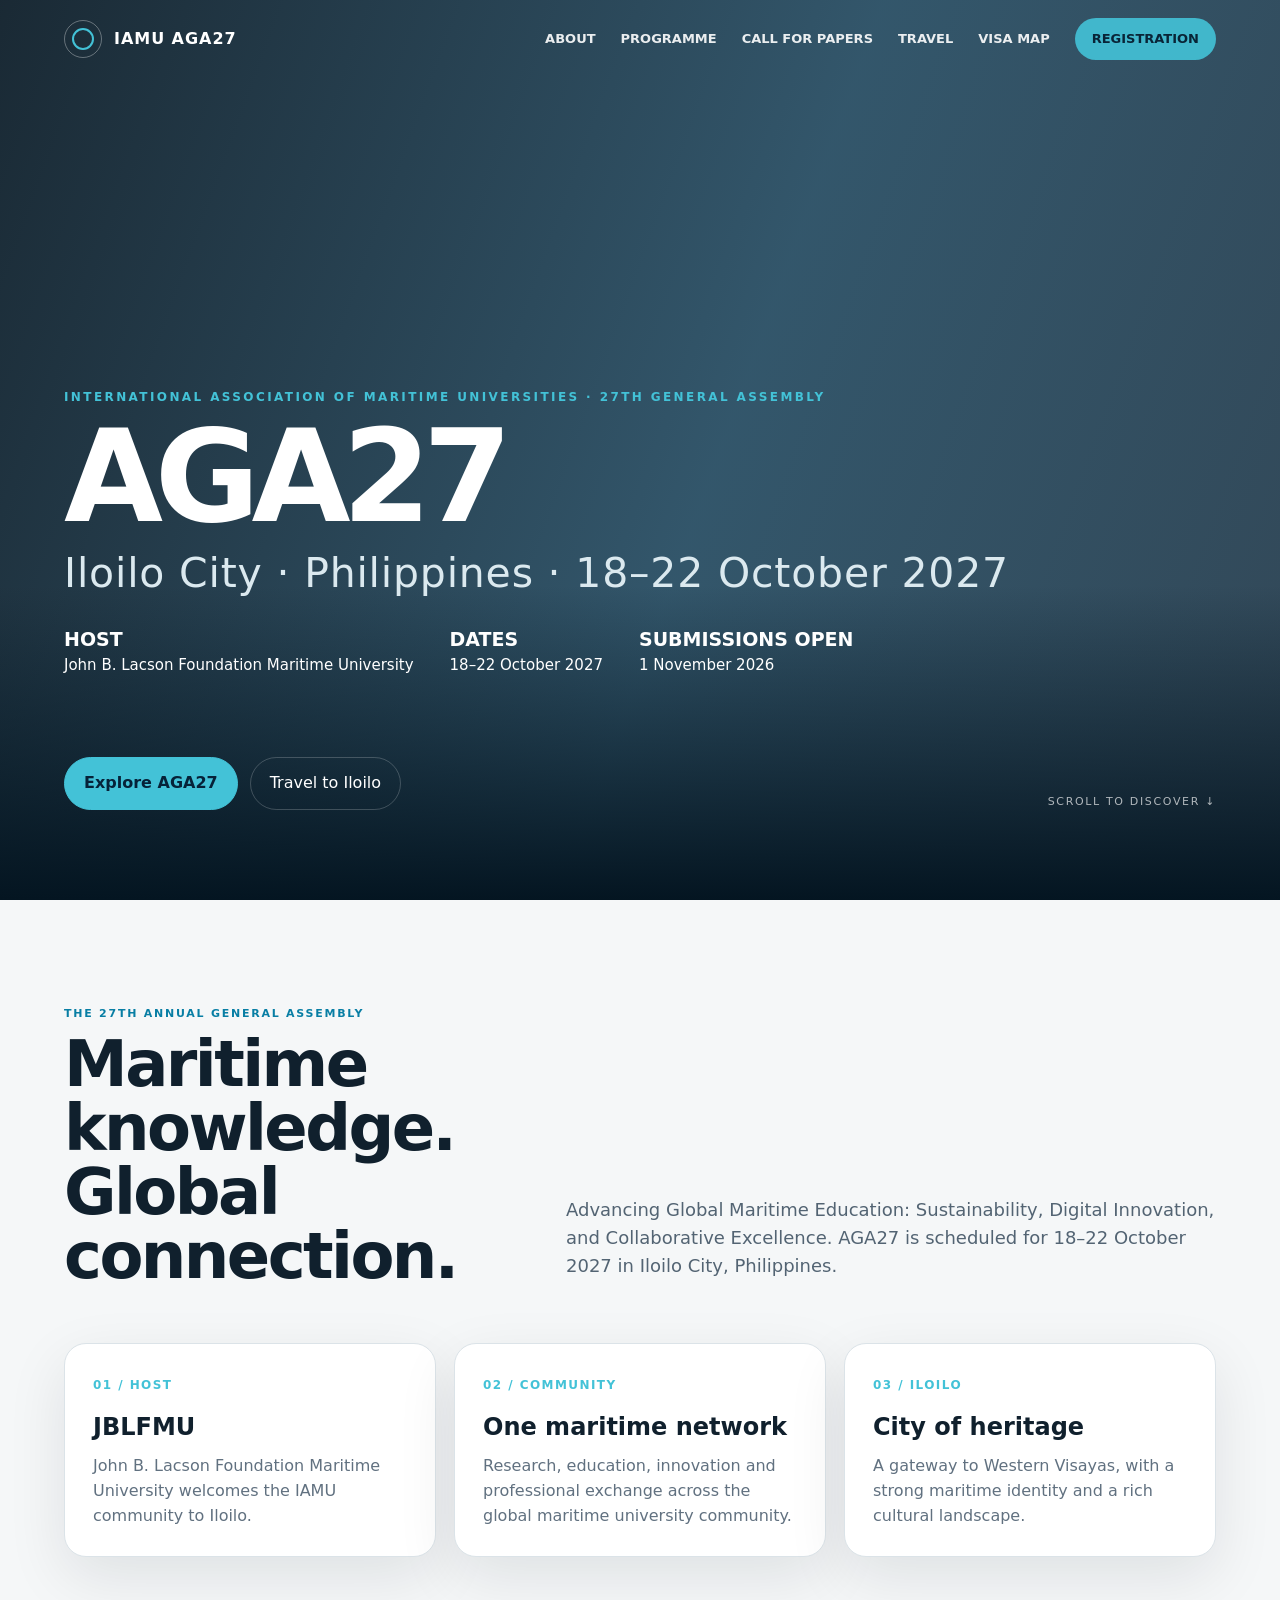
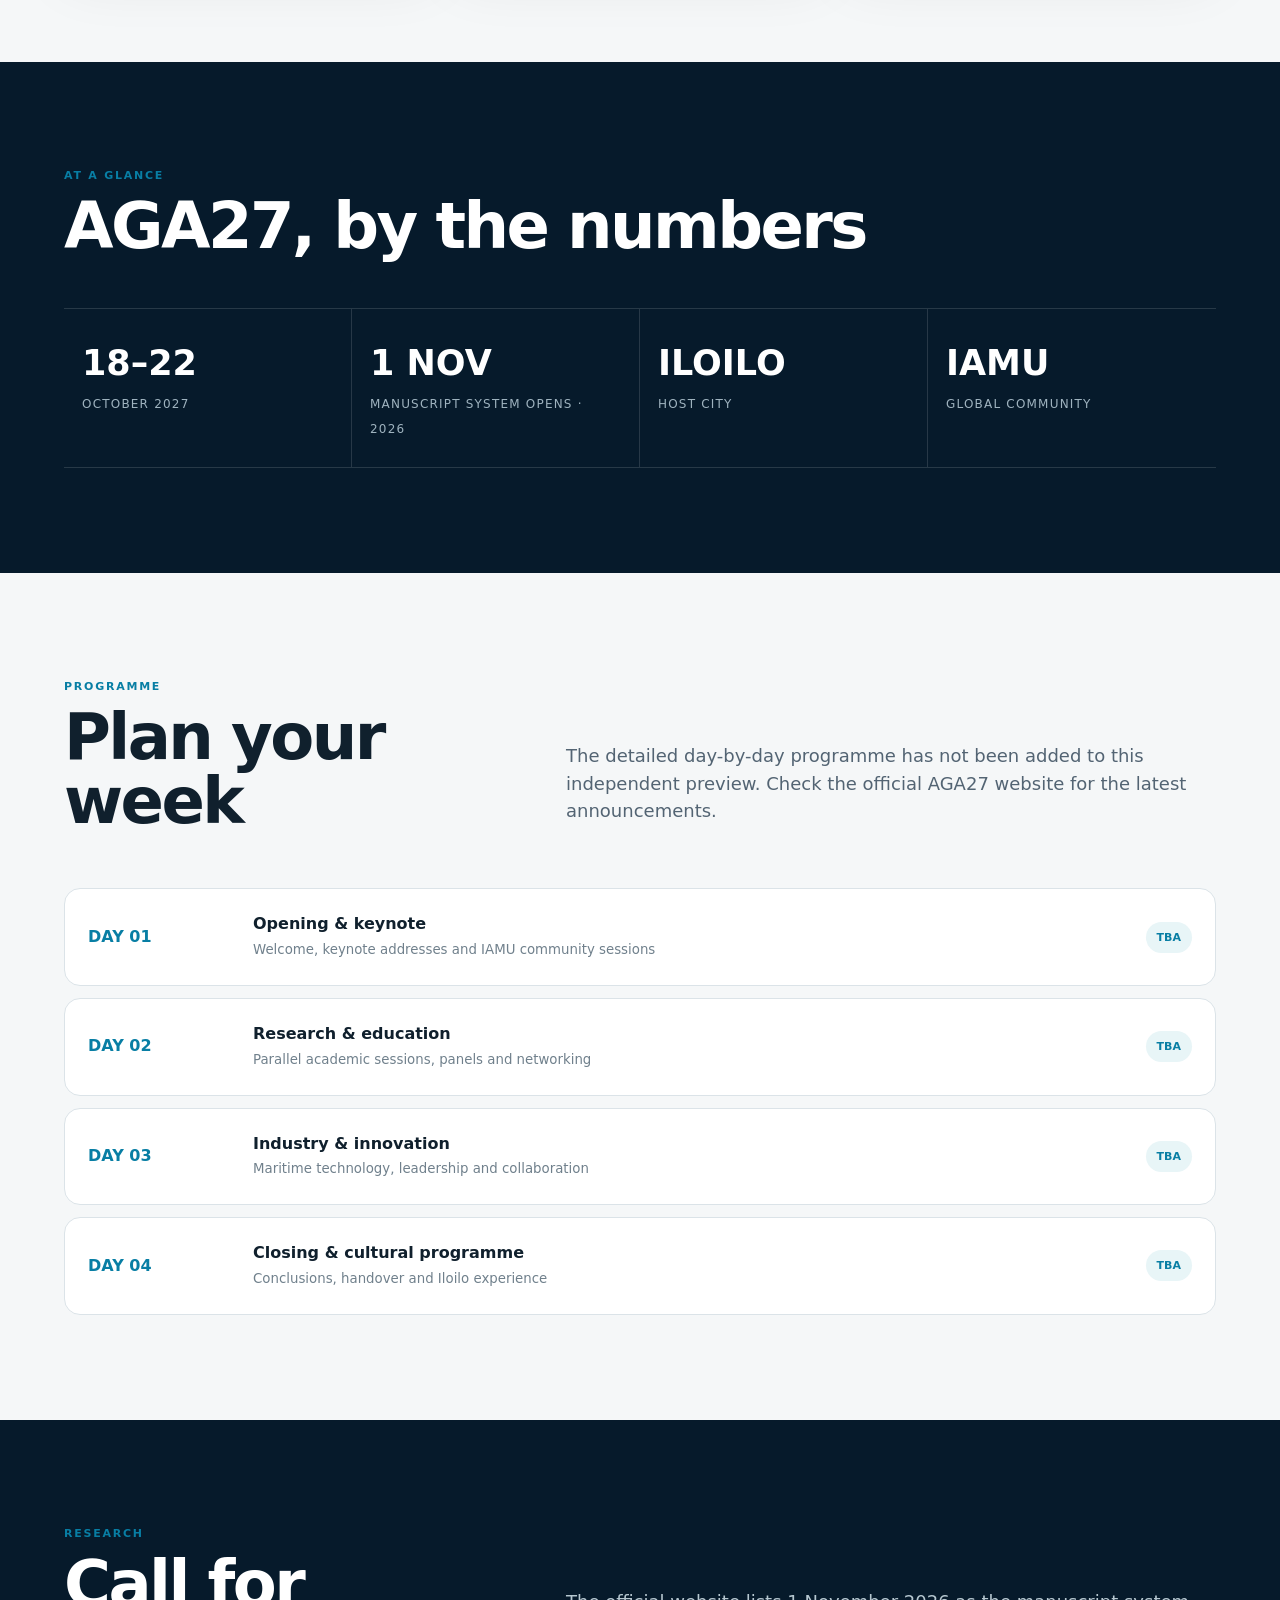
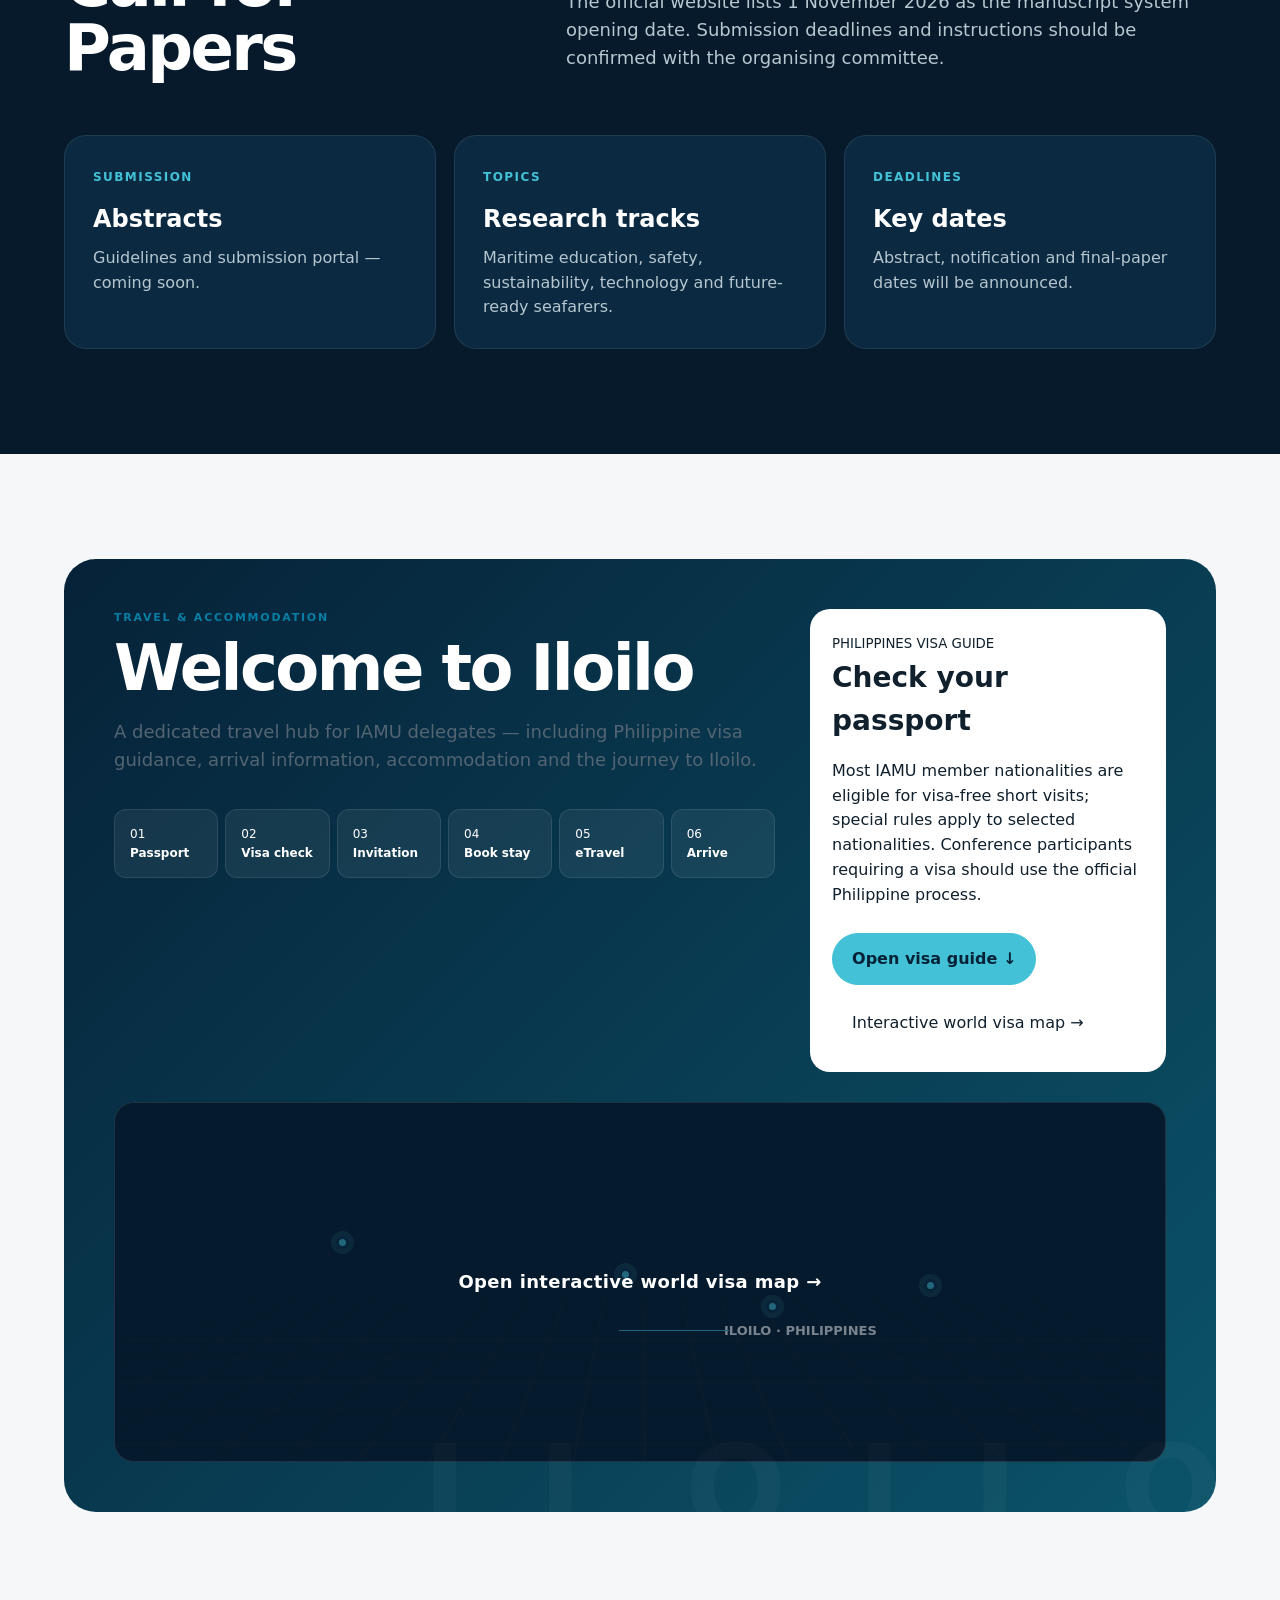
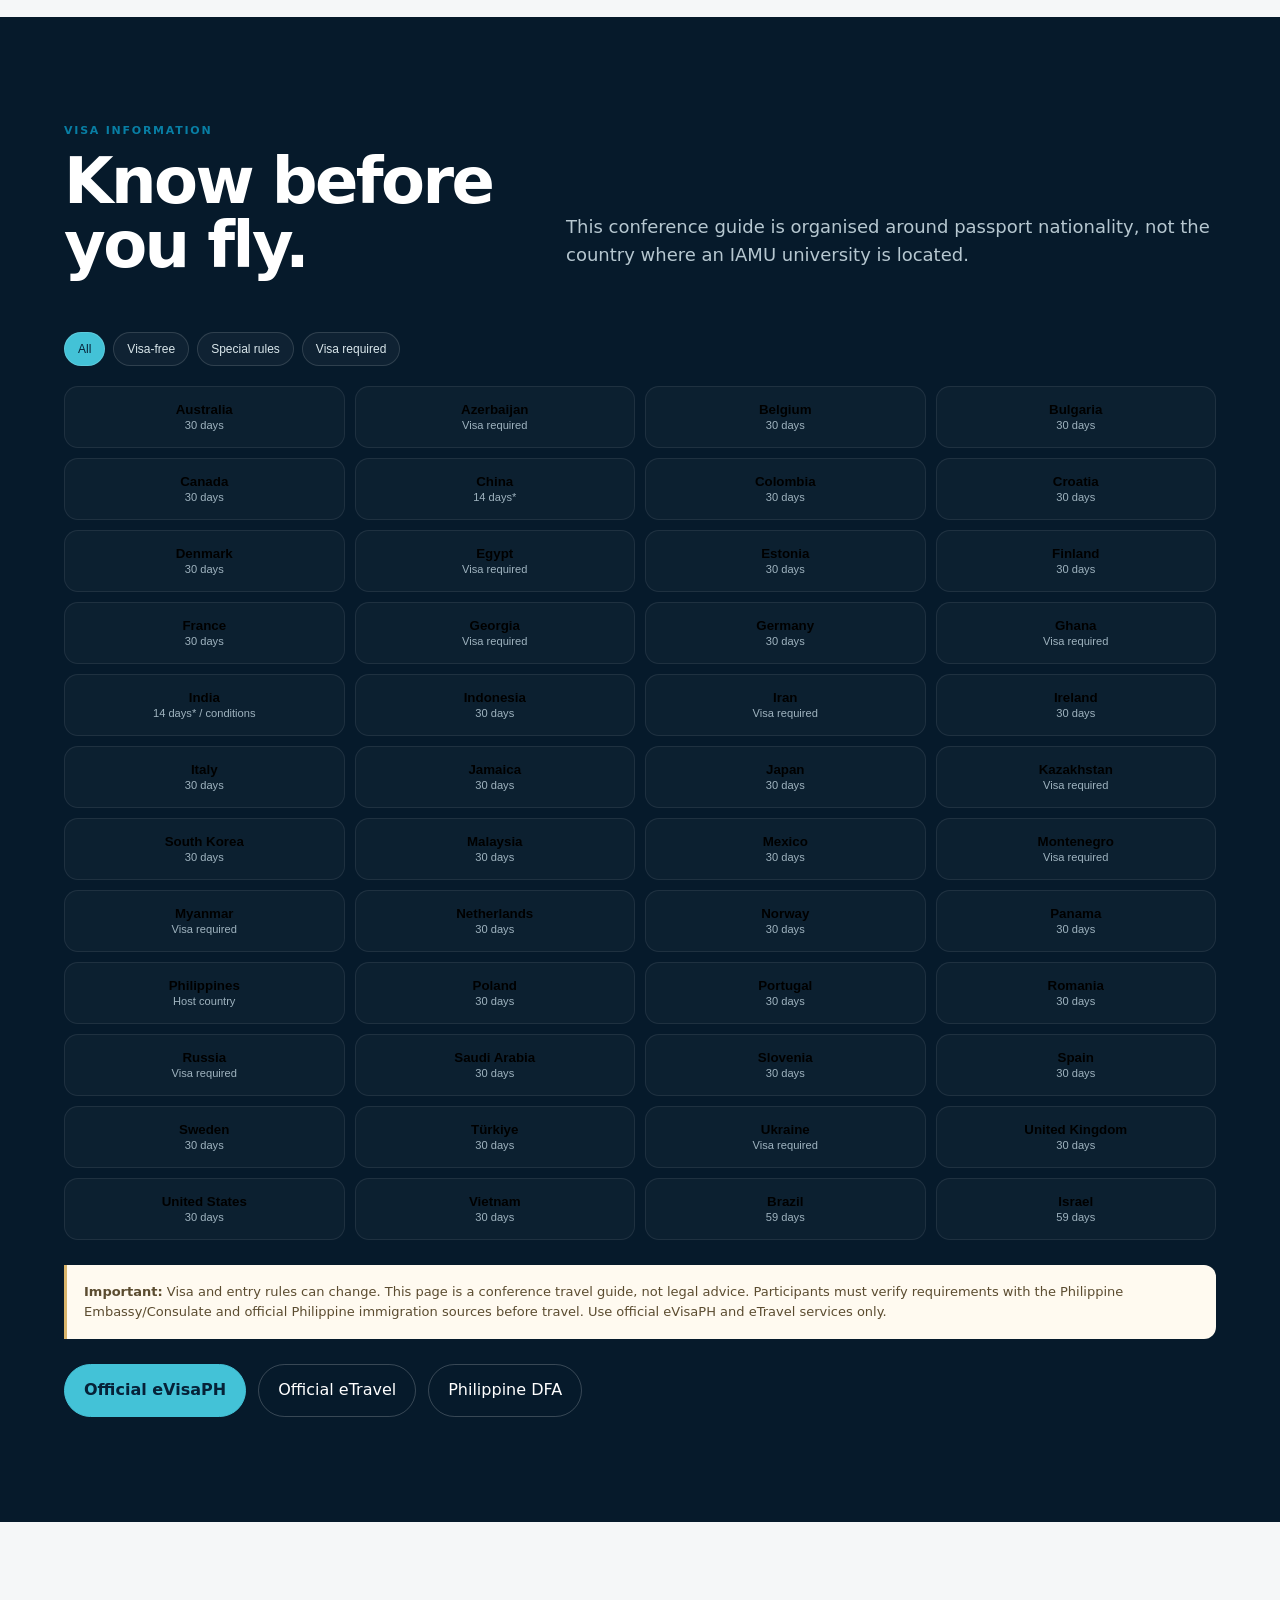
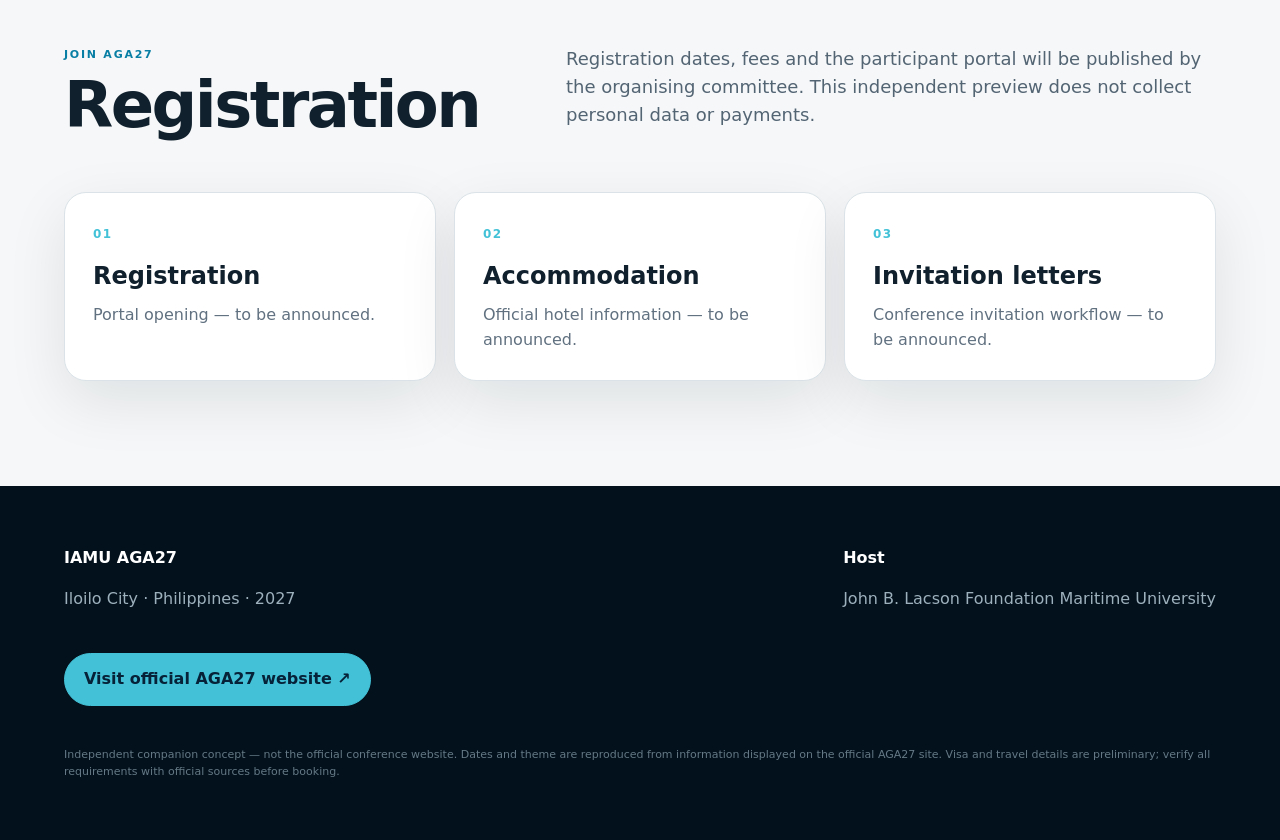
<file: index.html>
<!doctype html>
<html lang="en">
<head>
<meta charset="utf-8">
<meta name="viewport" content="width=device-width,initial-scale=1">
<meta name="theme-color" content="#061a2b">
<meta name="description" content="IAMU AGA27 — Iloilo City, Philippines — October 2027">
<title>IAMU AGA27 — Iloilo City 2027</title>
<style>
:root{--navy:#061a2b;--navy2:#0a2941;--blue:#087ea4;--cyan:#43c2d7;--gold:#d9b56c;--ink:#10202d;--muted:#617180;--paper:#f5f7f8;--white:#fff;--line:#dbe3e8;--shadow:0 20px 60px #03142118;--radius:22px}
*{box-sizing:border-box}html{scroll-behavior:smooth}body{margin:0;font-family:Inter,ui-sans-serif,system-ui,-apple-system,BlinkMacSystemFont,"Segoe UI",sans-serif;color:var(--ink);background:var(--paper);line-height:1.55}a{color:inherit;text-decoration:none}.nav{position:fixed;z-index:50;top:0;left:0;right:0;padding:18px 5vw;display:flex;align-items:center;justify-content:space-between;transition:.3s;color:#fff}.nav.scrolled{background:#061a2bed;backdrop-filter:blur(16px);padding-block:12px;box-shadow:0 8px 30px #0003}.brand{display:flex;align-items:center;gap:12px;font-weight:800;letter-spacing:.06em}.mark{width:38px;height:38px;border:1px solid #ffffff55;border-radius:50%;display:grid;place-items:center;position:relative}.mark:before{content:"";width:18px;height:18px;border:2px solid var(--cyan);border-radius:50%}.links{display:flex;gap:25px;font-size:13px;font-weight:650;align-items:center}.links a{opacity:.9}.links a:hover{color:var(--cyan)}.cta{background:var(--cyan);color:#052032!important;padding:11px 17px;border-radius:999px}.menu{display:none;background:none;border:0;color:white;font-size:27px;cursor:pointer}.links.open{display:flex}
.hero{min-height:100vh;background:linear-gradient(110deg,#041521e8,#07324bd0 55%,#062033d0),url("https://images.unsplash.com/photo-1500375592092-40eb2168fd21?auto=format&fit=crop&w=2200&q=85") center/cover;display:flex;align-items:end;color:#fff;position:relative;overflow:hidden}.hero:after{content:"";position:absolute;inset:auto 0 0;height:35%;background:linear-gradient(transparent,#041521)}.hero-grid{position:relative;z-index:2;width:min(1180px,90%);margin:0 auto;padding:150px 0 90px}.eyebrow{font-size:12px;letter-spacing:.2em;text-transform:uppercase;color:var(--cyan);font-weight:800}.hero h1{font-size:clamp(58px,10vw,142px);line-height:.82;margin:18px 0 28px;letter-spacing:-.065em}.hero h1 span{display:block;font-size:.32em;letter-spacing:.02em;line-height:1.1;color:#dbe9ef;font-weight:500;margin-top:22px}.hero-meta{display:flex;gap:36px;flex-wrap:wrap;font-size:15px}.hero-meta strong{display:block;font-size:19px;color:#fff}.hero-bottom{margin-top:55px;display:flex;justify-content:space-between;align-items:end;gap:25px}.scroll{font-size:11px;letter-spacing:.15em;text-transform:uppercase;color:#ffffffaa}.section{padding:105px 5vw}.wrap{width:min(1180px,100%);margin:auto}.section-head{display:flex;justify-content:space-between;gap:40px;align-items:end;margin-bottom:45px}.kicker{color:var(--blue);text-transform:uppercase;letter-spacing:.16em;font-weight:800;font-size:11px}.section h2{font-size:clamp(35px,5vw,64px);line-height:1;margin:10px 0;letter-spacing:-.04em}.lead{max-width:650px;color:#536473;font-size:18px}.dark{background:var(--navy);color:#fff}.dark .lead{color:#b6c7d0}.cards{display:grid;grid-template-columns:repeat(3,1fr);gap:18px}.card{background:#fff;border:1px solid var(--line);padding:28px;border-radius:var(--radius);box-shadow:var(--shadow)}.dark .card{background:#0b2a41;border-color:#ffffff16;box-shadow:none}.num{font-size:12px;color:var(--cyan);letter-spacing:.12em;font-weight:800}.card h3{font-size:24px;margin:12px 0 8px}.card p{color:#617180;margin:0}.dark .card p{color:#b5c6d0}.stats{display:grid;grid-template-columns:repeat(4,1fr);border-top:1px solid #ffffff22;border-bottom:1px solid #ffffff22;margin-top:50px}.stat{padding:27px 18px;border-right:1px solid #ffffff22}.stat:last-child{border:0}.stat b{font-size:35px;display:block}.stat span{font-size:12px;color:#9fb3bf;text-transform:uppercase;letter-spacing:.1em}.timeline{display:grid;gap:12px}.event{display:grid;grid-template-columns:140px 1fr auto;gap:25px;align-items:center;background:#fff;border:1px solid var(--line);padding:23px;border-radius:16px}.date{font-weight:800;color:var(--blue)}.event small{color:#70808c}.pill{padding:7px 11px;border-radius:999px;background:#e8f5f7;color:#087ea4;font-size:11px;font-weight:800}.travel{background:linear-gradient(135deg,#062238,#0b5369);color:white;border-radius:32px;padding:50px;position:relative;overflow:hidden}.travel:after{content:"I L O I L O";position:absolute;right:-20px;bottom:-70px;font-size:120px;font-weight:900;color:#ffffff08;letter-spacing:.12em}.travel-grid{display:grid;grid-template-columns:1.3fr .7fr;gap:35px;position:relative;z-index:2}.flow{display:grid;grid-template-columns:repeat(6,1fr);gap:7px;margin-top:35px}.flow div{background:#ffffff10;border:1px solid #ffffff18;padding:15px;border-radius:12px;font-size:12px}.visa{background:#fff;border-radius:20px;padding:22px;color:var(--ink)}.visa b{font-size:28px}.mapbox{margin-top:30px;background:#081d2f;border:1px solid #ffffff18;border-radius:20px;min-height:360px;position:relative;overflow:hidden}.maplines{position:absolute;inset:0;background-image:linear-gradient(#ffffff09 1px,transparent 1px),linear-gradient(90deg,#ffffff09 1px,transparent 1px);background-size:48px 48px;transform:perspective(500px) rotateX(55deg) scale(1.5);transform-origin:center bottom}.mapdots{position:absolute;inset:0}.dot{position:absolute;width:13px;height:13px;background:var(--cyan);border:3px solid #083049;border-radius:50%;box-shadow:0 0 0 5px #43c2d733}.maplabel{position:absolute;left:58%;top:61%;color:#fff;font-weight:800;font-size:13px}.maplabel:after{content:"";position:absolute;width:110px;height:1px;background:#43c2d7;left:-105px;top:9px}.filters{display:flex;gap:8px;flex-wrap:wrap;margin:20px 0}.filter{border:1px solid #ffffff22;background:#ffffff0a;color:#d9e6eb;padding:9px 13px;border-radius:999px;cursor:pointer;font-size:12px}.filter.active{background:var(--cyan);color:#062238}.country-grid{display:grid;grid-template-columns:repeat(4,1fr);gap:10px}.country{padding:15px;border:1px solid #ffffff14;background:#ffffff07;border-radius:14px;cursor:pointer}.country:hover{background:#ffffff12}.country strong{display:block}.country small{color:#9fb3bf}.notice{padding:17px;border-left:3px solid var(--gold);background:#fffaf0;color:#5b4c30;border-radius:0 12px 12px 0;margin-top:25px;font-size:13px}.buttons{display:flex;gap:12px;flex-wrap:wrap;margin-top:25px}.btn{display:inline-flex;padding:13px 19px;border-radius:999px;border:1px solid #ffffff33}.btn.primary{background:var(--cyan);border-color:var(--cyan);color:#062238;font-weight:800}.footer{background:#03111d;color:#9db1bc;padding:60px 5vw}.footer-grid{display:flex;justify-content:space-between;gap:30px}.footer strong{color:#fff}.fine{font-size:11px;color:#647985;margin-top:40px}
@media(max-width:800px){.links{display:none;position:absolute;top:68px;left:5vw;right:5vw;padding:18px;background:#061a2bf5;border:1px solid #ffffff20;border-radius:18px;box-shadow:0 20px 50px #0005;flex-direction:column;align-items:stretch;gap:0}.links.open{display:flex}.links a{padding:12px 8px;border-bottom:1px solid #ffffff16}.links a:last-child{border-bottom:0}.menu{display:block}.cards{grid-template-columns:1fr}.stats{grid-template-columns:1fr 1fr}.stat:nth-child(2){border-right:0}.travel-grid{grid-template-columns:1fr}.flow{grid-template-columns:1fr 1fr}.country-grid{grid-template-columns:1fr 1fr}.event{grid-template-columns:1fr;gap:7px}.hero h1{font-size:62px}.section{padding:75px 5vw}.travel{padding:30px 22px}.section-head{display:block}.footer-grid{display:block}}
</style>
</head>
<body>
<nav class="nav" id="nav"><a class="brand" href="#top"><span class="mark"></span><span>IAMU AGA27</span></a><div class="links"><a href="#about">ABOUT</a><a href="#programme">PROGRAMME</a><a href="#papers">CALL FOR PAPERS</a><a href="#travel">TRAVEL</a><a href="visa-map.html">VISA MAP</a><a class="cta" href="#registration">REGISTRATION</a></div><button class="menu" aria-label="Toggle navigation" aria-expanded="false">☰</button></nav>

<header class="hero" id="top"><div class="hero-grid"><div class="eyebrow">International Association of Maritime Universities · 27th General Assembly</div><h1>AGA27<span>Iloilo City · Philippines · 18–22 October 2027</span></h1><div class="hero-meta"><div><strong>HOST</strong>John B. Lacson Foundation Maritime University</div><div><strong>DATES</strong>18–22 October 2027</div><div><strong>SUBMISSIONS OPEN</strong>1 November 2026</div></div><div class="hero-bottom"><div class="buttons"><a class="btn primary" href="#programme">Explore AGA27</a><a class="btn" href="#travel">Travel to Iloilo</a></div><div class="scroll">Scroll to discover ↓</div></div></div></header>

<section class="section" id="about"><div class="wrap"><div class="section-head"><div><div class="kicker">The 27th Annual General Assembly</div><h2>Maritime knowledge.<br>Global connection.</h2></div><p class="lead">Advancing Global Maritime Education: Sustainability, Digital Innovation, and Collaborative Excellence. AGA27 is scheduled for 18–22 October 2027 in Iloilo City, Philippines.</p></div><div class="cards"><article class="card"><span class="num">01 / HOST</span><h3>JBLFMU</h3><p>John B. Lacson Foundation Maritime University welcomes the IAMU community to Iloilo.</p></article><article class="card"><span class="num">02 / COMMUNITY</span><h3>One maritime network</h3><p>Research, education, innovation and professional exchange across the global maritime university community.</p></article><article class="card"><span class="num">03 / ILOILO</span><h3>City of heritage</h3><p>A gateway to Western Visayas, with a strong maritime identity and a rich cultural landscape.</p></article></div></div></section>

<section class="section dark"><div class="wrap"><div class="kicker">At a glance</div><h2>AGA27, by the numbers</h2><div class="stats"><div class="stat"><b>18–22</b><span>October 2027</span></div><div class="stat"><b>1 NOV</b><span>Manuscript system opens · 2026</span></div><div class="stat"><b>ILOILO</b><span>Host city</span></div><div class="stat"><b>IAMU</b><span>Global community</span></div></div></div></section>

<section class="section" id="programme"><div class="wrap"><div class="section-head"><div><div class="kicker">Programme</div><h2>Plan your week</h2></div><p class="lead">The detailed day-by-day programme has not been added to this independent preview. Check the official AGA27 website for the latest announcements.</p></div><div class="timeline"><div class="event"><div class="date">DAY 01</div><div><b>Opening & keynote</b><br><small>Welcome, keynote addresses and IAMU community sessions</small></div><span class="pill">TBA</span></div><div class="event"><div class="date">DAY 02</div><div><b>Research & education</b><br><small>Parallel academic sessions, panels and networking</small></div><span class="pill">TBA</span></div><div class="event"><div class="date">DAY 03</div><div><b>Industry & innovation</b><br><small>Maritime technology, leadership and collaboration</small></div><span class="pill">TBA</span></div><div class="event"><div class="date">DAY 04</div><div><b>Closing & cultural programme</b><br><small>Conclusions, handover and Iloilo experience</small></div><span class="pill">TBA</span></div></div></div></section>

<section class="section dark" id="papers"><div class="wrap"><div class="section-head"><div><div class="kicker">Research</div><h2>Call for Papers</h2></div><p class="lead">The official website lists 1 November 2026 as the manuscript system opening date. Submission deadlines and instructions should be confirmed with the organising committee.</p></div><div class="cards"><article class="card"><span class="num">SUBMISSION</span><h3>Abstracts</h3><p>Guidelines and submission portal — coming soon.</p></article><article class="card"><span class="num">TOPICS</span><h3>Research tracks</h3><p>Maritime education, safety, sustainability, technology and future-ready seafarers.</p></article><article class="card"><span class="num">DEADLINES</span><h3>Key dates</h3><p>Abstract, notification and final-paper dates will be announced.</p></article></div></div></section>

<section class="section" id="travel"><div class="wrap"><div class="travel"><div class="travel-grid"><div><div class="kicker">Travel & accommodation</div><h2>Welcome to Iloilo</h2><p class="lead">A dedicated travel hub for IAMU delegates — including Philippine visa guidance, arrival information, accommodation and the journey to Iloilo.</p><div class="flow"><div>01<br><b>Passport</b></div><div>02<br><b>Visa check</b></div><div>03<br><b>Invitation</b></div><div>04<br><b>Book stay</b></div><div>05<br><b>eTravel</b></div><div>06<br><b>Arrive</b></div></div></div><div class="visa"><small>PHILIPPINES VISA GUIDE</small><br><b>Check your passport</b><p>Most IAMU member nationalities are eligible for visa-free short visits; special rules apply to selected nationalities. Conference participants requiring a visa should use the official Philippine process.</p><div class="buttons"><a class="btn primary" href="#visa">Open visa guide ↓</a><a class="btn" href="visa-map.html">Interactive world visa map →</a></div></div></div><div class="mapbox" aria-label="Interactive IAMU member visa map"><a href="visa-map.html" style="position:absolute;inset:0;z-index:3;display:grid;place-items:center;color:#fff;background:#061a2b88;font-weight:800;font-size:18px;letter-spacing:.02em">Open interactive world visa map →</a><div class="maplines"></div><div class="mapdots"><i class="dot" style="left:21%;top:37%"></i><i class="dot" style="left:48%;top:46%"></i><i class="dot" style="left:62%;top:55%"></i><i class="dot" style="left:77%;top:49%"></i><div class="maplabel">ILOILO · PHILIPPINES</div></div></div></div></div></section>

<section class="section dark" id="visa"><div class="wrap"><div class="section-head"><div><div class="kicker">Visa information</div><h2>Know before you fly.</h2></div><p class="lead">This conference guide is organised around passport nationality, not the country where an IAMU university is located.</p></div><div class="filters"><button class="filter active" data-filter="all">All</button><button class="filter" data-filter="free">Visa-free</button><button class="filter" data-filter="special">Special rules</button><button class="filter" data-filter="required">Visa required</button></div><div class="country-grid" id="countries"></div><div class="notice"><b>Important:</b> Visa and entry rules can change. This page is a conference travel guide, not legal advice. Participants must verify requirements with the Philippine Embassy/Consulate and official Philippine immigration sources before travel. Use official eVisaPH and eTravel services only.</div><div class="buttons"><a class="btn primary" href="https://evisa.gov.ph/" target="_blank" rel="noopener">Official eVisaPH</a><a class="btn" href="https://etravel.gov.ph/" target="_blank" rel="noopener">Official eTravel</a><a class="btn" href="https://dfa.gov.ph/" target="_blank" rel="noopener">Philippine DFA</a></div></div></section>

<section class="section" id="registration"><div class="wrap"><div class="section-head"><div><div class="kicker">Join AGA27</div><h2>Registration</h2></div><p class="lead">Registration dates, fees and the participant portal will be published by the organising committee. This independent preview does not collect personal data or payments.</p></div><div class="cards"><article class="card"><span class="num">01</span><h3>Registration</h3><p>Portal opening — to be announced.</p></article><article class="card"><span class="num">02</span><h3>Accommodation</h3><p>Official hotel information — to be announced.</p></article><article class="card"><span class="num">03</span><h3>Invitation letters</h3><p>Conference invitation workflow — to be announced.</p></article></div></div></section>

<footer class="footer"><div class="footer-grid"><div><strong>IAMU AGA27</strong><p>Iloilo City · Philippines · 2027</p></div><div><strong>Host</strong><p>John B. Lacson Foundation Maritime University</p></div></div><div class="buttons"><a class="btn primary" href="https://aga27.jblfmu.edu.ph/" target="_blank" rel="noopener">Visit official AGA27 website ↗</a></div><div class="fine">Independent companion concept — not the official conference website. Dates and theme are reproduced from information displayed on the official AGA27 site. Visa and travel details are preliminary; verify all requirements with official sources before booking.</div></footer>
<script>
const countries=[
["Australia","free","30 days"],["Azerbaijan","required","Visa required"],["Belgium","free","30 days"],["Bulgaria","free","30 days"],["Canada","free","30 days"],["China","special","14 days*"],["Colombia","free","30 days"],["Croatia","free","30 days"],["Denmark","free","30 days"],["Egypt","required","Visa required"],["Estonia","free","30 days"],["Finland","free","30 days"],["France","free","30 days"],["Georgia","required","Visa required"],["Germany","free","30 days"],["Ghana","required","Visa required"],["India","special","14 days* / conditions"],["Indonesia","free","30 days"],["Iran","required","Visa required"],["Ireland","free","30 days"],["Italy","free","30 days"],["Jamaica","free","30 days"],["Japan","free","30 days"],["Kazakhstan","required","Visa required"],["South Korea","free","30 days"],["Malaysia","free","30 days"],["Mexico","free","30 days"],["Montenegro","required","Visa required"],["Myanmar","required","Visa required"],["Netherlands","free","30 days"],["Norway","free","30 days"],["Panama","free","30 days"],["Philippines","local","Host country"],["Poland","free","30 days"],["Portugal","free","30 days"],["Romania","free","30 days"],["Russia","required","Visa required"],["Saudi Arabia","free","30 days"],["Slovenia","free","30 days"],["Spain","free","30 days"],["Sweden","free","30 days"],["Türkiye","free","30 days"],["Ukraine","required","Visa required"],["United Kingdom","free","30 days"],["United States","free","30 days"],["Vietnam","free","30 days"],["Brazil","special","59 days"],["Israel","special","59 days"]
];
const box=document.getElementById('countries');
function render(f='all'){box.innerHTML=countries.filter(c=>f==='all'||c[1]===f).map(c=>'<button class="country" data-name="'+c[0]+'"><strong>'+c[0]+'</strong><small>'+c[2]+'</small></button>').join('')}
render();
document.querySelectorAll('.filter').forEach(b=>b.onclick=()=>{document.querySelectorAll('.filter').forEach(x=>x.classList.remove('active'));b.classList.add('active');render(b.dataset.filter)});
box.addEventListener('click',e=>{const b=e.target.closest('.country');if(b)alert('Visa status for '+b.dataset.name+' is a preliminary conference guide. Please verify the current official Philippine rules before travel.')});
const menuButton=document.querySelector('.menu');const navLinks=document.querySelector('.links');menuButton.addEventListener('click',()=>{const open=navLinks.classList.toggle('open');menuButton.setAttribute('aria-expanded',String(open));menuButton.textContent=open?'×':'☰'});navLinks.querySelectorAll('a').forEach(a=>a.addEventListener('click',()=>{navLinks.classList.remove('open');menuButton.setAttribute('aria-expanded','false');menuButton.textContent='☰'}));
addEventListener('scroll',()=>document.getElementById('nav').classList.toggle('scrolled',scrollY>30));
</script>
</body></html>
</file>
